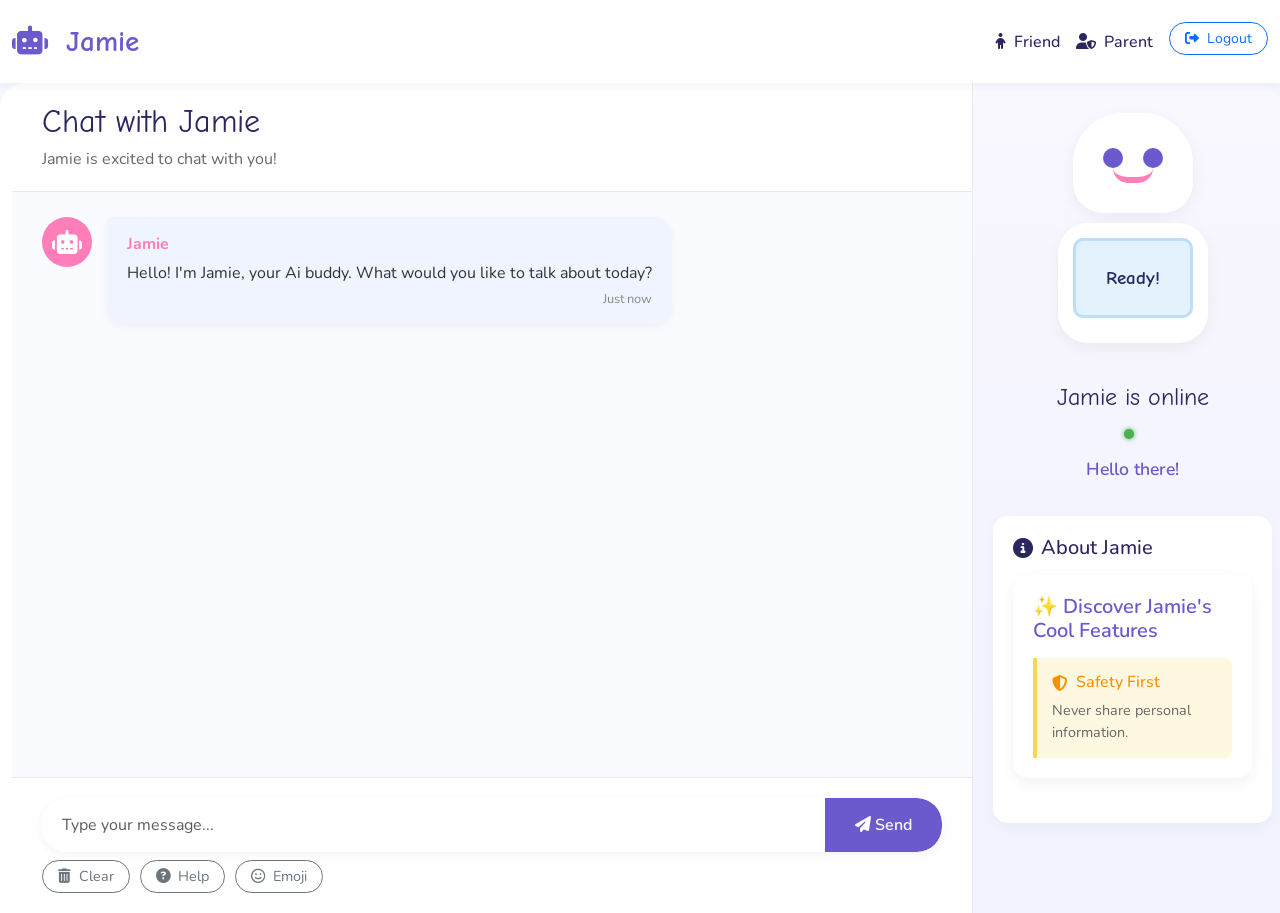
<file: templates/index.html>
<!DOCTYPE html>
<html lang="en">
<head>
    <!-- Meta -->
    <meta charset="UTF-8">
    <meta name="viewport" content="width=device-width, initial-scale=1.0">
    <title>Chat with Jamie</title>

    <!-- Bootstrap CSS -->
    <link href="https://cdn.jsdelivr.net/npm/bootstrap@5.3.0-alpha1/dist/css/bootstrap.min.css" rel="stylesheet">

    <!-- Font Awesome -->
    <link rel="stylesheet" href="https://cdnjs.cloudflare.com/ajax/libs/font-awesome/6.4.0/css/all.min.css">

    <!-- Google Fonts -->
    <link href="https://fonts.googleapis.com/css2?family=Comic+Neue:wght@400;700&family=Nunito:wght@400;700&display=swap" rel="stylesheet">

    <!-- Custom CSS -->
    <link rel="stylesheet" href="../static/chat.css">
</head>

<body>

<!-- ================= NAVBAR ================= -->
<nav class="navbar navbar-expand-lg navbar-light">
    <div class="container-fluid">
        <a class="navbar-brand comic-font" href="#">
            <i class="fas fa-robot me-2"></i> Jamie
        </a>

        <button class="navbar-toggler" type="button" data-bs-toggle="collapse" data-bs-target="#navbarNav">
            <span class="navbar-toggler-icon"></span>
        </button>

        <div class="collapse navbar-collapse" id="navbarNav">
            <ul class="navbar-nav ms-auto">

                <li class="nav-item">
                    <a class="nav-link" href="#" id="childNameDisplay">
                        <i class="fas fa-child me-1"></i>
                        <span id="childName">Friend</span>
                    </a>
                </li>

                <li class="nav-item">
                    <a class="nav-link" href="#" id="parentEmailDisplay">
                        <i class="fas fa-user-shield me-1"></i> Parent
                    </a>
                </li>

                <li class="nav-item">
                    <button class="btn btn-outline-primary btn-sm ms-2" id="logoutBtn">
                        <i class="fas fa-sign-out-alt me-1"></i> Logout
                    </button>
                </li>

            </ul>
        </div>
    </div>
</nav>

<!-- ================= MAIN CONTAINER ================= -->
<div class="container-fluid main-chat-container">
    <div class="row g-0">

        <!-- ===== CHAT AREA (LEFT) ===== -->
        <div class="col-lg-9 chat-area">

            <div class="chat-header">
                <h2 class="comic-font">Chat with Jamie</h2>
                <p>Jamie is excited to chat with you!</p>
            </div>

            <!-- Messages -->
            <div class="chat-messages" id="chatMessages">
                <div class="message jamie-message">
                    <div class="message-avatar">
                        <i class="fas fa-robot"></i>
                    </div>
                    <div class="message-content">
                        <div class="message-sender">Jamie</div>
                        <div class="message-text">
                            Hello! I'm Jamie, your Ai buddy. What would you like to talk about today?
                        </div>
                        <div class="message-time">Just now</div>
                    </div>
                </div>
            </div>

            <!-- Input -->
            <div class="chat-input-area">
                <div class="input-group">
                    <input type="text" class="form-control" id="messageInput"
                           placeholder="Type your message..." autocomplete="off">
                    <button class="btn btn-primary" id="sendMessageBtn">
                        <i class="fas fa-paper-plane"></i> Send
                    </button>
                </div>

                <div class="chat-actions mt-2">
                    <button class="btn btn-sm btn-outline-secondary" id="clearChatBtn">
                        <i class="fas fa-trash-alt me-1"></i> Clear
                    </button>
                    <button class="btn btn-sm btn-outline-secondary" id="helpBtn">
                        <i class="fas fa-question-circle me-1"></i> Help
                    </button>
                    <button class="btn btn-sm btn-outline-secondary" id="emojiBtn">
                        <i class="far fa-smile me-1"></i> Emoji
                    </button>
                </div>
            </div>
        </div>

        <!-- ===== JAMIE SIDEBAR (RIGHT) ===== -->
        <div class="col-lg-3 d-none d-lg-block sidebar">

            <div class="robot-container">
                <div class="chat-robot">
                    <div class="chat-robot-head">
                        <div class="chat-robot-face">
                            <div class="chat-robot-eye left-eye"></div>
                            <div class="chat-robot-eye right-eye"></div>
                            <div class="chat-robot-smile"></div>
                        </div>
                    </div>

                    <div class="chat-robot-body">
                        <div class="chat-robot-screen">
                            <div class="chat-screen-text">Ready!</div>
                        </div>
                    </div>
                </div>

                <div class="robot-status">
                    <h4 class="comic-font">Jamie is online</h4>
                    <div class="status-indicator online"></div>
                    <p class="robot-greeting" id="dynamicGreeting">Hello there!</p>
                </div>
            </div>

            <div class="chat-info">
                <h5><i class="fas fa-info-circle me-2"></i> About Jamie</h5>
                <div class="jamie-features">
    <h5>✨ Discover Jamie's Cool Features</h5>
    <div class="features-content"></div>
                <div class="safety-reminder">
                    <h6><i class="fas fa-shield-alt me-2"></i> Safety First</h6>
                    <p>Never share personal information.</p>
                </div>
            </div>
        </div>
    </div>
</div>

<!-- ================= EMOJI PICKER (STAR REMOVED) ================= -->
<div class="emoji-picker" id="emojiPicker">
    <div class="emoji-picker-header">
        <h6>Select Emoji</h6>
        <button class="btn-close btn-close-sm" id="closeEmojiPicker"></button>
    </div>

    <div class="emoji-list">
        <span class="emoji">😊</span>
        <span class="emoji">😂</span>
        <span class="emoji">😍</span>
        <span class="emoji">🤔</span>
        <span class="emoji">😎</span>
        <span class="emoji">🤖</span>
        <span class="emoji">👍</span>
        <span class="emoji">👋</span>
        <span class="emoji">🎉</span>
        <span class="emoji">❤️</span>
    </div>
</div>


<!-- ================= SCRIPTS ================= -->
<script src="https://cdn.jsdelivr.net/npm/bootstrap@5.3.0-alpha1/dist/js/bootstrap.bundle.min.js"></script>
<script src="../static/chat.js"></script>

<!-- ================= PIANO POPUP ================= -->
<div id="pianoPopup" style="display:none; position:fixed; top:50%; left:50%;
transform:translate(-50%, -50%);
width:800px; height:400px;
background: linear-gradient(145deg,#fff,#d0e6ff);
border-radius:25px;
box-shadow: 0 15px 40px rgba(0,0,0,0.25);
padding:20px;
z-index:1000;
font-family:'Comic Neue', sans-serif;">

    <h2 style="font-weight:bold;">🎹 Play the Piano 🎹</h2>

    <div id="pianoKeys" style="display:flex; justify-content:center; margin-top:30px;">
        <div class="key white" data-note="C">C</div>
        <div class="key white" data-note="D">D</div>
        <div class="key white" data-note="E">E</div>
        <div class="key white" data-note="F">F</div>
        <div class="key white" data-note="G">G</div>
        <div class="key white" data-note="A">Sp</div>
        <div class="key white" data-note="B">Sp</div>
    </div>

    <button onclick="closePianoPopup()"
        style="margin-top:30px; padding:10px 25px;
        font-size:18px; font-weight:bold;
        color:white; background: linear-gradient(135deg,#4facfe,#00f2fe);
        border:none; border-radius:12px; cursor:pointer;">
        Close
    </button>
</div>


<!-- ================= APPLE COUNTING POPUP ================= -->
<div id="applePopup" style="display:none; position:fixed; top:50%; left:50%; transform:translate(-50%, -50%);
background: linear-gradient(to bottom, #fffae3, #c6f1ff); border-radius:20px; box-shadow: 0 10px 30px rgba(0,0,0,0.3);
padding:20px; text-align:center; z-index:1000; width:500px; height:520px; overflow:hidden; font-family: 'Comic Neue', sans-serif;">
    <h3 style="font-size:24px;">🍎 Counting Apples 🍎</h3>
    <div id="appleArea" style="position:relative; width:100%; height:350px; margin-top:10px;"></div>
    <div id="appleResult" style="margin-top:15px; font-size:22px; font-weight:bold; text-align:center; opacity:0; transition: all 1s ease;"></div>
    <button class="btn btn-primary mt-3" style="position:relative; z-index:10;" onclick="closePopup()">Close</button>
</div>

<!-- Alphabet Popup -->
<div id="alphabetPopup" style="display:none; position:fixed; top:50%; left:50%; transform:translate(-50%, -50%);
width:650px; height:500px; background: linear-gradient(145deg,#fef9f3,#d0e6ff);
border-radius:25px; box-shadow: 0 15px 40px rgba(0,0,0,0.25); padding:20px; text-align:center; z-index:1000;
font-family:'Comic Neue', sans-serif;">
    <h2 style="font-weight:bold; font-size:26px; color:#333;">🔤 Alphabet A-Z 🔤</h2>
    <div id="alphabetArea" style="display:grid; grid-template-columns: repeat(7, 70px); gap:15px; justify-content:center; margin-top:25px;"></div>
    <button onclick="closeAlphabetPopup()" style="
        margin-top:25px; padding:10px 25px; font-size:18px; font-weight:bold;
        color:white; background: linear-gradient(135deg,#4facfe,#00f2fe);
        border:none; border-radius:12px; cursor:pointer; box-shadow: 0 5px 15px rgba(0,0,0,0.2);
        transition: all 0.3s ease;">Close</button>
</div>



<!-- Light background music for popup -->
<audio id="appleSong" src="https://www.orangefreesounds.com/wp-content/uploads/2021/07/Uplifting-instrumental-music.mp3" loop></audio>


<!-- ================= APPLE COUNTING POPUP ================= -->
<div id="applePopup" style="display:none; position:fixed; top:50%; left:50%; transform:translate(-50%, -50%);
background: linear-gradient(to bottom, #fffae3, #c6f1ff); border-radius:20px; box-shadow: 0 10px 30px rgba(0,0,0,0.3);
padding:20px; text-align:center; z-index:1000; width:500px; height:520px; overflow:hidden; font-family: 'Comic Neue', sans-serif;">
    <h3 style="font-size:24px;">🍎 Counting Apples 🍎</h3>
    <div id="appleArea" style="position:relative; width:100%; height:350px; margin-top:10px;"></div>
    <div id="appleResult" style="margin-top:15px; font-size:22px; font-weight:bold; text-align:center; opacity:0; transition: all 1s ease;"></div>
    <button class="btn btn-primary mt-3" style="position:relative; z-index:10;" onclick="closePopup()">Close</button>
</div>

<audio id="abcMusic" loop controls>
    <source src="/static/audio/abc-song.mp3" type="audio/mpeg">
    Your browser does not support the audio element.
</audio>


<!-- Counting 1-50 Popup -->
<div id="numberPopup" style="display:none; position:fixed; top:50%; left:50%; transform:translate(-50%, -50%);
width:880px; height:550px; background: linear-gradient(145deg,#fff8e1,#c0e6ff);
border-radius:25px; box-shadow: 0 15px 40px rgba(0,0,0,0.25); padding:20px; text-align:center; z-index:1000;
font-family:'Comic Neue', sans-serif;">
    <h2 style="font-weight:bold; font-size:26px; color:#333;">🔢 Counting 1 to 50 🔢</h2>
    <div id="numberArea" style="display:grid; grid-template-columns: repeat(10, 75px); gap:12px; justify-content:center; margin-top:25px;"></div>
    <button onclick="closeNumberPopup()" style="
        margin-top:25px; padding:10px 25px; font-size:18px; font-weight:bold;
        color:white; background: linear-gradient(135deg,#4facfe,#00f2fe);
        border:none; border-radius:12px; cursor:pointer; box-shadow: 0 5px 15px rgba(0,0,0,0.2);
        transition: all 0.3s ease;">Close</button>
</div>

<audio id="numberMusic" loop controls>
    <source src="/static/audio/One To Fifty Number Song.mp3" type="audio/mpeg">
    Your browser does not support the audio element.
</audio>

<!-- Table Popup -->
<div id="tablePopup" style="display:none; position:fixed; top:50%; left:50%; transform:translate(-50%, -50%);
width:600px; height:520px; background: linear-gradient(145deg,#e6fff5,#d0e6ff);
border-radius:25px; box-shadow: 0 15px 40px rgba(0,0,0,0.25); padding:20px; text-align:center; z-index:1000;
font-family:'Comic Neue', sans-serif;">
    <h2 id="tableTitle" style="font-weight:bold; font-size:26px;">📊 Table 📊</h2>

    <div id="tableArea" style="display:grid; grid-template-columns: repeat(3, 150px);
gap:15px; justify-content:center; margin-top:25px;"></div>

    <button onclick="closeTablePopup()" style="
        margin-top:25px; padding:10px 25px; font-size:18px; font-weight:bold;
        color:white; background: linear-gradient(135deg,#4facfe,#00f2fe);
        border:none; border-radius:12px; cursor:pointer;">Close</button>
</div>

<audio id="tableMusic" loop>
    <source src="/static/audio/table-song.mp3" type="audio/mpeg">
    Your browser does not support the audio element.
</audio>



<script>
    // ------------------------------Addition------------------------------
const appleSong = document.getElementById('appleSong');
appleSong.volume = 0.2; // halki background music

function showApplePopup(first, second){
    const popup = document.getElementById('applePopup');
    const appleArea = document.getElementById('appleArea');
    const appleResult = document.getElementById('appleResult');
    popup.style.display = 'block';
    appleArea.innerHTML = '';
    appleResult.innerHTML = '';
    appleResult.style.opacity = 0;

    // Play music
    appleSong.currentTime = 0;
    appleSong.play();

    let total = first + second;
    let apples = [];

    for(let i=0;i<total;i++){
        const apple = document.createElement('div');
        apple.innerText = '🍎';
        apple.style.position = 'absolute';
        apple.style.fontSize = '40px';
        apple.style.top = '0px';
        apple.style.left = `${Math.random() * (appleArea.offsetWidth - 40)}px`;
        apple.style.transition = 'top 0.3s ease';
        appleArea.appendChild(apple);
        apples.push({el: apple, vy: 0});
    }

    const farmer = document.createElement('div');
    farmer.innerText = '👨‍🌾';
    farmer.style.position = 'absolute';
    farmer.style.bottom = '10px';
    farmer.style.left = '0px';
    farmer.style.fontSize = '50px';
    farmer.style.transition = 'left 0.2s linear, transform 0.2s';
    appleArea.appendChild(farmer);

    function fall(){
        let allOnGround = true;
        apples.forEach(appleObj => {
            let apple = appleObj.el;
            let top = parseFloat(apple.style.top);
            if(top < 250){
                appleObj.vy += 0.25; 
                appleObj.vy *= 0.98;
                apple.style.top = Math.min(top + appleObj.vy, 250) + 'px';
                if(parseFloat(apple.style.top) < 250) allOnGround = false;
            }
        });

        if(!allOnGround){
            requestAnimationFrame(fall);
        } else {
            setTimeout(collectApples, 1000);
        }
    }

    let collected = 0;
    function collectApples(){
        if(collected < apples.length){
            let targetApple = apples[collected].el;
            let appleX = targetApple.offsetLeft;
            const farmerStep = () => {
                let farmerPos = parseFloat(farmer.style.left);
                if(Math.abs(farmerPos - appleX) > 1){
                    let direction = farmerPos < appleX ? 1 : -1;
                    farmer.style.left = (farmerPos + direction*2) + 'px';
                    requestAnimationFrame(farmerStep);
                } else {
                    farmer.style.transform = 'translateY(-15px)';
                    setTimeout(()=>{ farmer.style.transform = 'translateY(0)'; }, 300);
                    targetApple.remove();
                    collected++;
                    setTimeout(collectApples, 300); 
                }
            }
            farmerStep();
        } else {
            const farmerWalkOff = () => {
                let pos = parseFloat(farmer.style.left);
                if(pos < appleArea.offsetWidth - 50){
                    farmer.style.left = (pos + 3) + 'px'; 
                    requestAnimationFrame(farmerWalkOff);
                } else {
                    appleResult.innerHTML = `🎉 Wow! ${first} + ${second} = ${total} 🍎`;
                    appleResult.style.opacity = 1;

                    // Auto-close popup after 5s
                    setTimeout(() => {
                        closePopup();
                    }, 5000);
                }
            }
            farmerWalkOff();
        }
    }

    fall();
}

function closePopup(){
    const popup = document.getElementById('applePopup');
    popup.style.display = 'none';
    appleSong.pause();  // stop music
}

// Enter key listener
document.getElementById('messageInput').addEventListener('keypress', function(e){
    if(e.key === 'Enter'){
        e.preventDefault();
        checkForAddition(this.value);
    }
});

// Send button listener
document.getElementById('sendMessageBtn').addEventListener('click', function(){
    let input = document.getElementById('messageInput');
    checkForAddition(input.value);
});

function checkForAddition(val){
    let match = val.trim().match(/^(\d+)\s*\+\s*(\d+)$/);
    if(match){
        let first = parseInt(match[1]);
        let second = parseInt(match[2]);

        // Jamie chat message before popup
        const chatMessages = document.getElementById('chatMessages');
        const jamieMsg = document.createElement('div');
        jamieMsg.classList.add('message', 'jamie-message');
        jamieMsg.innerHTML = `
            <div class="message-avatar"><i class="fas fa-robot"></i></div>
            <div class="message-content">
                <div class="message-sender">Jamie</div>
                <div class="message-text">Hmm! ${first} apple + ${second} apple = ? 🍎 Let's see!</div>
                <div class="message-time">Just now</div>
            </div>
        `;
        chatMessages.appendChild(jamieMsg);
        chatMessages.scrollTop = chatMessages.scrollHeight;

        setTimeout(()=> showApplePopup(first, second), 1000); // Delay for Jamie message
        return true;
    }
    return false;
}



// ________________________Alphabets____________________________

function getRandomColor() {
    const colors = ['#FFB6C1','#87CEFA','#FFD700','#90EE90','#FFA07A','#BA55D3','#40E0D0'];
    return colors[Math.floor(Math.random() * colors.length)];
}

function showAlphabetPopup() {
    const popup = document.getElementById('alphabetPopup');
    const area = document.getElementById('alphabetArea');
    popup.style.display = 'block';
    area.innerHTML = ''; // clear previous

    // Play background music
    const music = document.getElementById('abcMusic');
    music.currentTime = 0; // start from beginning
    music.play().catch(err => {
        console.log("Music play failed:", err);
    });

    let letters = "ABCDEFGHIJKLMNOPQRSTUVWXYZ".split('');

    letters.forEach(letter => {
        const box = document.createElement('div');
        box.innerText = letter;
        box.style.width = '60px';
        box.style.height = '60px';
        box.style.background = getRandomColor();
        box.style.borderRadius = '12px';
        box.style.display = 'flex';
        box.style.alignItems = 'center';
        box.style.justifyContent = 'center';
        box.style.fontWeight = 'bold';
        box.style.fontSize = '22px';
        box.style.color = '#333';
        box.style.cursor = 'pointer';
        box.style.transition = 'transform 0.3s ease, box-shadow 0.3s ease';
        box.style.boxShadow = '0 5px 15px rgba(0,0,0,0.2)';

        // Hover effect
        box.addEventListener('mouseenter', () => {
            box.style.transform = 'scale(1.3)';
            box.style.boxShadow = '0 10px 25px rgba(0,0,0,0.3)';
        });
        box.addEventListener('mouseleave', () => {
            box.style.transform = 'scale(1)';
            box.style.boxShadow = '0 5px 15px rgba(0,0,0,0.2)';
        });

        area.appendChild(box);
    });

    //  Auto hover AFTER letters are in DOM
    autoHoverLetters();

    // Jamie's message
    const jamieReply = "Wow! Look at all the letters! Let's learn them!";
    addMessage(jamieReply, "jamie", "Jamie");

    // Voice
    let voices = window.speechSynthesis.getVoices();
    if(!voices.length) {
        window.speechSynthesis.onvoiceschanged = () => {
            voices = window.speechSynthesis.getVoices();
            speakJamie(jamieReply, voices);
        }
    } else {
        speakJamie(jamieReply, voices);
    }
}


function speakJamie(text, voices) {
    const utterance = new SpeechSynthesisUtterance(text);
    const selectedVoice = voices.find(v => v.lang === 'en-US') || voices[0];
    utterance.voice = selectedVoice;
    utterance.pitch = 1.5;
    utterance.rate = 0.9;
    window.speechSynthesis.cancel();
    window.speechSynthesis.speak(utterance);
}

// Close Alphabet Popup
function closeAlphabetPopup() {
    const popup = document.getElementById('alphabetPopup');
    popup.style.display = 'none';
}

// Optional: Trigger popup via input
document.getElementById('messageInput').addEventListener('keypress', function(e) {
    if(e.key === 'Enter'){
        e.preventDefault();
        const text = this.value.trim().toLowerCase();
        if(text === 'abc' || text === 'abcd' || text === 'alphabet' || text === 'alphabets') {
            showAlphabetPopup();
            this.value = '';
        } else {
            sendMessage();
        }
    }
});

function autoHoverLetters() {
    const area = document.getElementById('alphabetArea');
    const boxes = area.children;
    let i = 0;

    function highlightNext() {
        if(i > 0) {
            // Previous letter ko normal state me le aao
            boxes[i-1].style.transform = 'scale(1)';
            boxes[i-1].style.boxShadow = '0 5px 15px rgba(0,0,0,0.2)';
        }
        if(i < boxes.length){
            // Current letter highlight
            boxes[i].style.transform = 'scale(1.3)';
            boxes[i].style.boxShadow = '0 10px 25px rgba(0,0,0,0.3)';

            i++;
            setTimeout(highlightNext, 700); // har letter pe 0.7s delay
        }
    }

    highlightNext();
}


function closeAlphabetPopup() {
    const popup = document.getElementById('alphabetPopup');
    popup.style.display = 'none';

    // Stop music
    const music = document.getElementById('abcMusic');
    music.pause();
    music.currentTime = 0;
}



// _____________________Counting____________________

// ===================== RANDOM COLOR HELPER =====================
function getRandomColor() {
    const colors = ['#FFB6C1','#87CEFA','#FFD700','#90EE90','#FFA07A','#BA55D3','#40E0D0','#FF69B4','#FF6347','#7B68EE'];
    return colors[Math.floor(Math.random() * colors.length)];
}

// ===================== JAMIE SPEAK =====================
function speakJamie(text){
    let voices = window.speechSynthesis.getVoices();
    if(!voices.length){
        window.speechSynthesis.onvoiceschanged = () => {
            voices = window.speechSynthesis.getVoices();
            speakJamieVoice(text, voices);
        }
    } else {
        speakJamieVoice(text, voices);
    }
}

function speakJamieVoice(text, voices){
    const utterance = new SpeechSynthesisUtterance(text);
    const selectedVoice = voices.find(v => v.lang==='en-US') || voices[0];
    utterance.voice = selectedVoice;
    utterance.pitch = 1.5;
    utterance.rate = 0.9;
    window.speechSynthesis.cancel();
    window.speechSynthesis.speak(utterance);
}

// ===================== SHOW NUMBER POPUP =====================
function showNumberPopup() {
    const popup = document.getElementById('numberPopup');
    const area = document.getElementById('numberArea');
    popup.style.display = 'block';
    area.innerHTML = ''; // clear previous numbers
    

    // Play background music
    const music = document.getElementById('numberMusic');
    music.currentTime = 0;
    music.volume = 0.2;
    music.play().catch(err => console.log(err));

    // Create numbers 1 to 50
    for(let i=1; i<=50; i++){
        const box = document.createElement('div');
        box.innerText = i;
        box.style.width = '55px';
        box.style.height = '55px';
        box.style.background = getRandomColor();
        box.style.borderRadius = '12px';
        box.style.display = 'flex';
        box.style.alignItems = 'center';
        box.style.justifyContent = 'center';
        box.style.fontWeight = 'bold';
        box.style.fontSize = '20px';
        box.style.color = '#333';
        box.style.cursor = 'pointer';
        box.style.transition = 'transform 0.3s ease, box-shadow 0.3s ease';

        // Hover effect
        box.addEventListener('mouseenter', () => {
            box.style.transform = 'scale(1.3)';
            box.style.boxShadow = '0 10px 25px rgba(0,0,0,0.3)';
        });

        
        box.addEventListener('mouseleave', () => {
            box.style.transform = 'scale(1)';
            box.style.boxShadow = '0 5px 15px rgba(0,0,0,0.2)';
        });

        // Click to hear number
        box.addEventListener('click', () => {
            speakJamie(`Number ${i}`);
        });

        area.appendChild(box);
    }

    autoHoverNumbers();

    // Jamie chat message
    addMessage("Yay! Let's count from 1 to 50! Click any number to hear it!", "jamie", "Jamie");
    addMessage(jamieReply, "jamie", "Jamie");
    speakJamie(jamieReply);

    
}

// ===================== CLOSE POPUP =====================
function closeNumberPopup() {
    const popup = document.getElementById('numberPopup');
    popup.style.display = 'none';

    // Stop music
    const music = document.getElementById('numberMusic');
    music.pause();
    music.currentTime = 0;
}

// ===================== INPUT LISTENER =====================
document.getElementById('messageInput').addEventListener('keypress', function(e){
    if(e.key === 'Enter'){
        e.preventDefault();
        const text = this.value.trim().toLowerCase();

        if(text === 'abc') {
            showAlphabetPopup();
        } else if(text === '123' || text === 'counting') {
            showNumberPopup();
        } else {
            sendMessage(); // normal chat
        }

        this.value = '';
    }
});

// ===================== OPTIONAL: SEND BUTTON =====================
document.getElementById('sendMessageBtn').addEventListener('click', function(){
    const input = document.getElementById('messageInput');
    const text = input.value.trim().toLowerCase();

    if(text === 'abc') {
        showAlphabetPopup();
    } else if(text === '123' || text === 'counting') {
        showNumberPopup();
    } else {
        sendMessage();
    }

    input.value = '';
});

function autoHoverNumbers() {
    const area = document.getElementById('numberArea');
    const boxes = area.children;
    let i = 0;

    function highlightNext() {
        if(i > 0) {
            // Previous number ko normal state me le aao
            boxes[i-1].style.transform = 'scale(1)';
            boxes[i-1].style.boxShadow = '0 5px 15px rgba(0,0,0,0.2)';
        }
        if(i < boxes.length){
            // Current number highlight
            boxes[i].style.transform = 'scale(1.3)';
            boxes[i].style.boxShadow = '0 10px 25px rgba(0,0,0,0.3)';

            i++;
            setTimeout(highlightNext, 700); // 0.7s delay per number
        }
    }

    highlightNext();
}




// ------------------ TABLE POPUP JS ------------------

// Random color helper
function getRandomColor() {
    const colors = ['#FFB6C1','#87CEFA','#FFD700','#90EE90','#FFA07A','#BA55D3','#40E0D0','#FF69B4','#FF6347','#7B68EE'];
    return colors[Math.floor(Math.random() * colors.length)];
}

// Speak Jamie helper (female voice)
function speakJamie(text){
    let voices = window.speechSynthesis.getVoices();
    if(!voices.length){
        window.speechSynthesis.onvoiceschanged = () => {
            voices = window.speechSynthesis.getVoices();
            speakJamieVoice(text, voices);
        }
    } else {
        speakJamieVoice(text, voices);
    }
}

function speakJamieVoice(text, voices){
    const utterance = new SpeechSynthesisUtterance(text);
    // Female voice preference
    const femaleVoice = voices.find(v => v.lang === 'en-US' && v.name.toLowerCase().includes('female')) 
                        || voices.find(v => v.lang === 'en-US') 
                        || voices[0];
    utterance.voice = femaleVoice;
    utterance.pitch = 1.2;
    utterance.rate = 0.9;
    window.speechSynthesis.cancel();
    window.speechSynthesis.speak(utterance);
}


// Show table popup
function showTablePopup(tableNum) {
    const popup = document.getElementById('tablePopup');
    const area = document.getElementById('tableArea');
    const title = document.getElementById('tableTitle');

    popup.style.display = 'block';
    area.innerHTML = '';
    title.innerText = `📊 Table of ${tableNum} 📊`;

    const music = document.getElementById('tableMusic');
    music.currentTime = 0;
    music.volume = 0.2;
    music.play().catch(err => console.log(err));


    // Show table in **columns (3 columns)** grid
    area.style.display = 'grid';
    area.style.gridTemplateColumns = 'repeat(3, 1fr)';
    area.style.gap = '15px';
    area.style.justifyItems = 'center';

    for(let i = 1; i <= 10; i++){
        const box = document.createElement('div');
        box.innerText = `${tableNum} × ${i} = ${tableNum * i}`;
        box.style.background = getRandomColor();
        box.style.borderRadius = '15px';
        box.style.padding = '15px';
        box.style.fontSize = '18px';
        box.style.fontWeight = 'bold';
        box.style.boxShadow = '0 8px 20px rgba(0,0,0,0.2)';
        box.style.cursor = 'pointer';
        box.style.transition = 'transform 0.3s ease, box-shadow 0.3s ease';
        box.style.textAlign = 'center';
        box.style.width = '100%';

        // Hover effect
        box.addEventListener('mouseenter', () => {
            box.style.transform = 'scale(1.2)';
            box.style.boxShadow = '0 12px 25px rgba(0,0,0,0.3)';
        });
        box.addEventListener('mouseleave', () => {
            box.style.transform = 'scale(1)';
            box.style.boxShadow = '0 8px 20px rgba(0,0,0,0.2)';
        });

        // Voice on click
        box.addEventListener('click', () => {
            speakJamie(`${tableNum} times ${i} equals ${tableNum * i}`);
        });

        area.appendChild(box);
    }

    addMessage(`Great! Here is the table of ${tableNum}. Click any box to hear it!`, "jamie", "Jamie");
    speakJamie(`Let's learn the table of ${tableNum}`);
}

// Close table popup
function closeTablePopup(){
    const popup = document.getElementById('tablePopup');
    popup.style.display = 'none';

    // Stop table music
    const music = document.getElementById('tableMusic');
    music.pause();
    music.currentTime = 0;
}


// Check user input for table (supports 2 x 1 = , 2 * 1 = , 2 X 1 =)
function checkForTable(text) {
    const match = text.match(/table of (\d+)/i);
    if(match) {
        showTablePopup(parseInt(match[1]));
        return true;
    }

    // Pattern: 2 x 1 = , 2 X 1 = , 2 * 1 =
    const tablePattern = text.match(/^(\d+)\s*[\*xX]\s*\d+\s*=?$/);
    if(tablePattern){
        showTablePopup(parseInt(tablePattern[1]));
        return true;
    }

    return false;
}

// Input handling
const input = document.getElementById('messageInput');
const sendBtn = document.getElementById('sendMessageBtn');

function handleInput(e){
    if(e.type === 'keypress' && e.key !== 'Enter') return;
    e.preventDefault();

    const text = input.value.trim().toLowerCase();
    if(!text) return;

    if(checkForTable(text)) {
        input.value = '';
        return;
    }

    // Add more commands like ABC, counting, addition...
    if(text === 'abc') showAlphabetPopup();
    else if(text === '123' || text === 'counting') showNumberPopup();
    else sendMessage(); // normal chat
    input.value = '';
}

input.addEventListener('keypress', handleInput);
sendBtn.addEventListener('click', handleInput);



// ================= PIANO POPUP =================
let activePianoNotes = []; // Track currently playing notes

function showPianoPopup(){
    document.getElementById("pianoPopup").style.display = "block";

    // Play background piano music
    let pianoMusic = document.getElementById("pianoMusic");
    if(!pianoMusic){
        pianoMusic = document.createElement('audio');
        pianoMusic.id = 'pianoMusic';
        pianoMusic.src = '/static/audio/piano-loop.mp3'; // set your loop audio
        pianoMusic.loop = true;
        document.body.appendChild(pianoMusic);
    }
    pianoMusic.currentTime = 0;
    pianoMusic.volume = 0.2;
    pianoMusic.play();

    // Jamie message (optional)
    if(typeof addMessage === "function"){
        addMessage("Yay! Let’s play piano 🎹 Click the keys!", "jamie", "Jamie");
    }

    // Voice (optional)
    if(window.speechSynthesis){
        speakJamie("Let's play piano");
    }
}

function closePianoPopup(){
    document.getElementById("pianoPopup").style.display = "none";

    // Stop background music
    const pianoMusic = document.getElementById("pianoMusic");
    if(pianoMusic){
        pianoMusic.pause();
        pianoMusic.currentTime = 0;
    }

    // Stop all active notes
    activePianoNotes.forEach(note => {
        note.pause();
        note.currentTime = 0;
    });
    activePianoNotes = [];
}

// ================= PLAY PIANO SOUND =================
document.querySelectorAll(".key").forEach(key => {
    key.addEventListener("click", () => {
        const note = key.dataset.note;
        const audio = new Audio(`/static/piano/${note}.mp3`);
        audio.volume = 0.6;
        audio.play();

        // Track the note
        activePianoNotes.push(audio);

        // Remove from array when note ends
        audio.addEventListener('ended', () => {
            activePianoNotes = activePianoNotes.filter(a => a !== audio);
        });
    });
});

// ================= COMMAND HANDLER =================
function checkForPiano(text){
    if(text === "piano" || text === "play piano"){
        showPianoPopup();
        return true;
    }
    return false;
}

function handleInput(e){
    if(e.type === 'keypress' && e.key !== 'Enter') return;
    e.preventDefault();

    const text = input.value.trim().toLowerCase();
    if(!text) return;

    // ✅ PIANO CHECK
    if(checkForPiano(text)) {
        input.value = '';
        return;
    }

    if(checkForTable(text)) {
        input.value = '';
        return;
    }

    if(text === 'abc') showAlphabetPopup();
    else if(text === '123' || text === 'counting') showNumberPopup();
    else sendMessage();

    input.value = '';
}


</script>
</body>
</html>
</file>
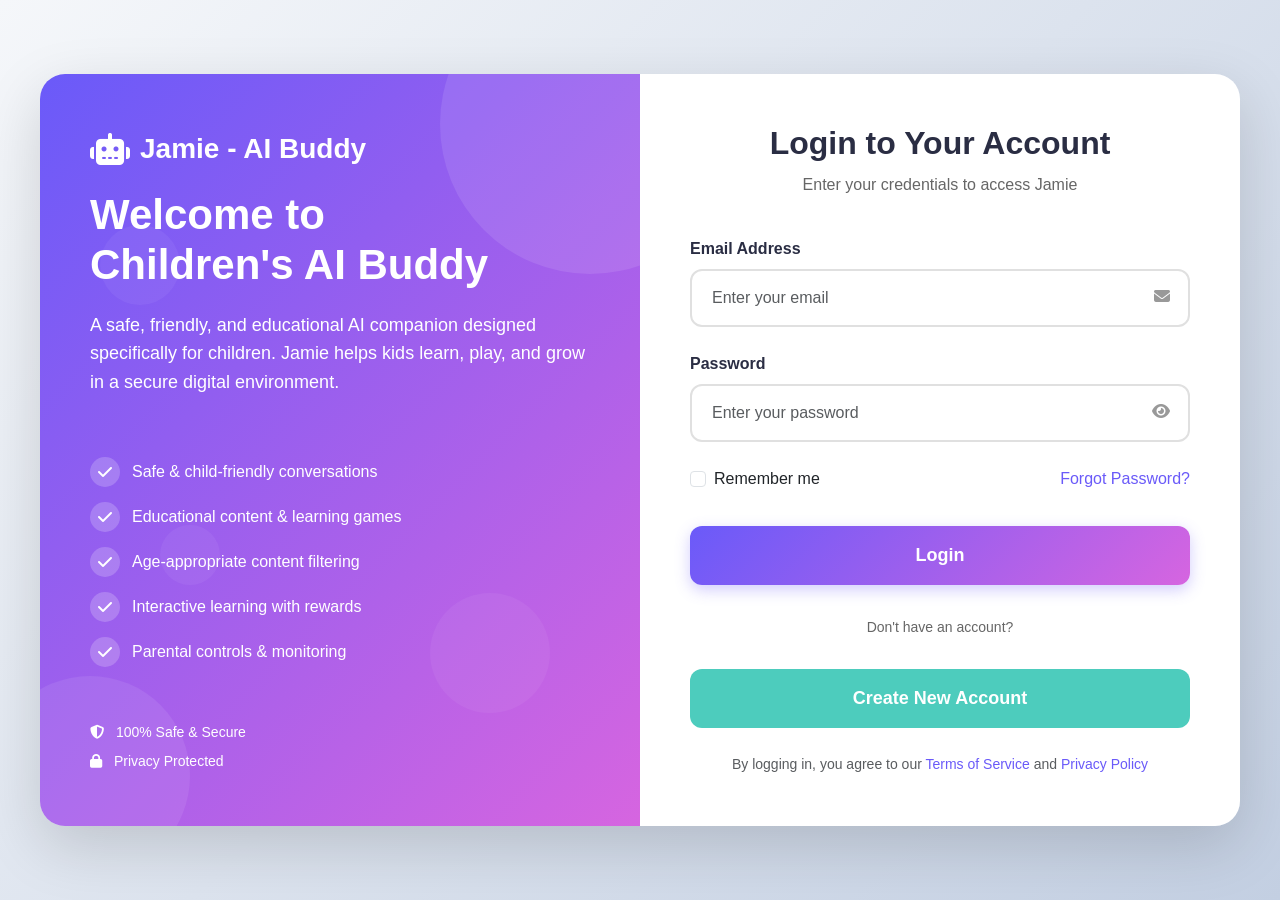
<file: templates/login.html>
<!DOCTYPE html>
<html lang="en">
<head>
    <meta charset="UTF-8">
    <meta name="viewport" content="width=device-width, initial-scale=1.0">
    <title>Jamie - Children's AI Buddy | Login</title>
    <!-- Bootstrap 5 CSS -->
    <link href="https://cdn.jsdelivr.net/npm/bootstrap@5.3.0-alpha1/dist/css/bootstrap.min.css" rel="stylesheet">
    <!-- Font Awesome -->
    <link rel="stylesheet" href="https://cdnjs.cloudflare.com/ajax/libs/font-awesome/6.4.0/css/all.min.css">
    <!-- Animate CSS -->
    <link rel="stylesheet" href="https://cdnjs.cloudflare.com/ajax/libs/animate.css/4.1.1/animate.min.css">
    <style>
        :root {
            --primary: #6a5af9;
            --secondary: #d665e0;
            --accent: #4dccbd;
            --light: #f8f9ff;
            --dark: #2a2d43;
            --success: #4ade80;
            --danger: #f87171;
        }
        
        * {
            margin: 0;
            padding: 0;
            box-sizing: border-box;
        }
        
        body {
            font-family: 'Segoe UI', Tahoma, Geneva, Verdana, sans-serif;
            background: linear-gradient(135deg, #f5f7fa 0%, #c3cfe2 100%);
            min-height: 100vh;
            display: flex;
            align-items: center;
            justify-content: center;
            padding: 20px;
        }
        
        .login-container {
            width: 100%;
            max-width: 1200px;
            border-radius: 25px;
            overflow: hidden;
            box-shadow: 0 20px 60px rgba(0, 0, 0, 0.15);
        }
        
        .login-left {
            background: linear-gradient(135deg, var(--primary) 0%, var(--secondary) 100%);
            color: white;
            padding: 50px;
            display: flex;
            flex-direction: column;
            justify-content: center;
            position: relative;
            overflow: hidden;
        }
        
        .login-left::before {
            content: "";
            position: absolute;
            width: 300px;
            height: 300px;
            border-radius: 50%;
            background: rgba(255, 255, 255, 0.1);
            top: -100px;
            right: -100px;
        }
        
        .login-left::after {
            content: "";
            position: absolute;
            width: 200px;
            height: 200px;
            border-radius: 50%;
            background: rgba(255, 255, 255, 0.08);
            bottom: -50px;
            left: -50px;
        }
        
        .brand-logo {
            font-size: 28px;
            font-weight: 800;
            margin-bottom: 20px;
            display: flex;
            align-items: center;
        }
        
        .brand-logo i {
            margin-right: 10px;
            font-size: 32px;
        }
        
        .welcome-title {
            font-size: 42px;
            font-weight: 800;
            line-height: 1.2;
            margin-bottom: 20px;
        }
        
        .welcome-subtitle {
            font-size: 18px;
            opacity: 0.9;
            margin-bottom: 30px;
            line-height: 1.6;
        }
        
        .features-list {
            list-style: none;
            padding-left: 0;
            margin-top: 30px;
        }
        
        .features-list li {
            margin-bottom: 15px;
            display: flex;
            align-items: center;
        }
        
        .features-list i {
            background: rgba(255, 255, 255, 0.2);
            width: 30px;
            height: 30px;
            border-radius: 50%;
            display: flex;
            align-items: center;
            justify-content: center;
            margin-right: 12px;
        }
        
        .login-right {
            background-color: white;
            padding: 50px;
        }
        
        .login-header {
            text-align: center;
            margin-bottom: 40px;
        }
        
        .login-header h2 {
            color: var(--dark);
            font-weight: 700;
            margin-bottom: 10px;
        }
        
        .login-header p {
            color: #666;
        }
        
        .form-group {
            margin-bottom: 25px;
            position: relative;
        }
        
        .form-label {
            font-weight: 600;
            color: var(--dark);
            margin-bottom: 8px;
        }
        
        .form-control {
            padding: 15px 20px;
            border-radius: 12px;
            border: 2px solid #e0e0e0;
            font-size: 16px;
            transition: all 0.3s;
        }
        
        .form-control:focus {
            border-color: var(--primary);
            box-shadow: 0 0 0 3px rgba(106, 90, 249, 0.2);
        }
        
        .input-icon {
            position: absolute;
            right: 20px;
            top: 1rem;
            color: #999;
        }
        
        .btn-login {
            background: linear-gradient(135deg, var(--primary) 0%, var(--secondary) 100%);
            color: white;
            border: none;
            padding: 16px;
            font-size: 18px;
            font-weight: 600;
            border-radius: 12px;
            width: 100%;
            margin-top: 10px;
            transition: all 0.3s;
            box-shadow: 0 5px 15px rgba(106, 90, 249, 0.3);
        }
        
        .btn-login:hover {
            transform: translateY(-3px);
            box-shadow: 0 8px 20px rgba(106, 90, 249, 0.4);
        }
        
        .divider {
            text-align: center;
            margin: 30px 0;
            position: relative;
        }
        
        
        .divider span {
            background: white;
            padding: 0 15px;
            color: #666;
            font-size: 14px;
        }
        
        .btn-create-account {
            background-color: var(--accent);
            color: white;
            border: none;
            padding: 16px;
            font-size: 18px;
            font-weight: 600;
            border-radius: 12px;
            width: 100%;
            transition: all 0.3s;
        }
        
        .btn-create-account:hover {
            background-color: #3dbba9;
            transform: translateY(-3px);
            box-shadow: 0 8px 20px rgba(77, 204, 189, 0.3);
        }
        
        .password-toggle {
            position: absolute;
            right: 20px;
            top: 1rem;
            cursor: pointer;
            color: #999;
            z-index: 10;
        }
        
        .floating-shapes {
            position: absolute;
            width: 100%;
            height: 100%;
            top: 0;
            left: 0;
            pointer-events: none;
            overflow: hidden;
            z-index: 1;
        }
        
        .shape {
            position: absolute;
            border-radius: 50%;
            background: rgba(255, 255, 255, 0.05);
        }
        
        .shape-1 {
            width: 80px;
            height: 80px;
            top: 20%;
            left: 10%;
        }
        
        .shape-2 {
            width: 120px;
            height: 120px;
            bottom: 15%;
            right: 15%;
        }
        
        .shape-3 {
            width: 60px;
            height: 60px;
            top: 60%;
            left: 20%;
        }
        
        .alert-message {
            display: none;
            padding: 15px;
            border-radius: 10px;
            margin-bottom: 20px;
            font-weight: 500;
        }
        
        .alert-success {
            background-color: rgba(74, 222, 128, 0.1);
            color: #16a34a;
            border-left: 4px solid #16a34a;
        }
        
        .alert-danger {
            background-color: rgba(239, 68, 68, 0.1);
            color: #dc2626;
            border-left: 4px solid #dc2626;
        }
        
        .alert-warning {
            background-color: rgba(251, 191, 36, 0.1);
            color: #d97706;
            border-left: 4px solid #d97706;
        }
        
        .password-strength {
            height: 5px;
            margin-top: 8px;
            border-radius: 3px;
            background: #e0e0e0;
            overflow: hidden;
        }
        
        .strength-meter {
            height: 100%;
            width: 0%;
            border-radius: 3px;
            transition: all 0.3s;
        }
        
        .weak { background-color: var(--danger); width: 33%; }
        .medium { background-color: #fbbf24; width: 66%; }
        .strong { background-color: var(--success); width: 100%; }
        
        .password-requirements {
            font-size: 12px;
            color: #666;
            margin-top: 5px;
        }
        
        .requirement {
            display: flex;
            align-items: center;
            margin-bottom: 3px;
        }
        
        .requirement i {
            font-size: 10px;
            margin-right: 5px;
        }
        
        .requirement.met {
            color: var(--success);
        }
        
        .requirement.unmet {
            color: #999;
        }
        
        /* Animation classes */
        .animate-fade-in {
            animation: fadeIn 0.8s ease forwards;
        }
        
        @keyframes fadeIn {
            from { opacity: 0; transform: translateY(20px); }
            to { opacity: 1; transform: translateY(0); }
        }
        
        /* Responsive adjustments */
        @media (max-width: 992px) {
            .login-left {
                padding: 40px 30px;
            }
            
            .login-right {
                padding: 40px 30px;
            }
            
            .welcome-title {
                font-size: 36px;
            }
        }
        
        @media (max-width: 768px) {
            .login-container {
                flex-direction: column;
            }
            
            .login-left {
                padding: 40px 30px;
                text-align: center;
            }
            
            .welcome-title {
                font-size: 32px;
            }
            
            .features-list {
                text-align: left;
            }
        }
        
        @media (max-width: 576px) {
            body {
                padding: 10px;
            }
            
            .login-left, .login-right {
                padding: 30px 20px;
            }
            
            .welcome-title {
                font-size: 28px;
            }
            
            .brand-logo {
                font-size: 24px;
            }
        }
    </style>
</head>
<body>
    <div class="login-container d-flex animate__animated animate__fadeIn">
        <!-- Left Side: Branding and Info -->
        <div class="login-left col-md-6 col-12">
            <div class="floating-shapes">
                <div class="shape shape-1"></div>
                <div class="shape shape-2"></div>
                <div class="shape shape-3"></div>
            </div>
            
            <div class="brand-logo animate-fade-in">
                <i class="fas fa-robot"></i> Jamie - AI Buddy
            </div>
            
            <h1 class="welcome-title animate-fade-in" style="animation-delay: 0.1s">
                Welcome to <br>Children's AI Buddy
            </h1>
            
            <p class="welcome-subtitle animate-fade-in" style="animation-delay: 0.2s">
                A safe, friendly, and educational AI companion designed specifically for children. Jamie helps kids learn, play, and grow in a secure digital environment.
            </p>
            
            <ul class="features-list animate-fade-in" style="animation-delay: 0.3s">
                <li><i class="fas fa-check"></i> Safe & child-friendly conversations</li>
                <li><i class="fas fa-check"></i> Educational content & learning games</li>
                <li><i class="fas fa-check"></i> Age-appropriate content filtering</li>
                <li><i class="fas fa-check"></i> Interactive learning with rewards</li>
                <li><i class="fas fa-check"></i> Parental controls & monitoring</li>
            </ul>
            
            <div class="mt-4 animate-fade-in" style="animation-delay: 0.4s">
                <small class="d-block"><i class="fas fa-shield-alt me-2"></i> 100% Safe & Secure</small>
                <small class="d-block mt-2"><i class="fas fa-lock me-2"></i> Privacy Protected</small>
            </div>
        </div>
        
        <!-- Right Side: Login Form -->
        <div class="login-right col-md-6 col-12">
            <!-- Login Form (Visible by Default) -->
            <div id="loginSection">
                <div class="login-header">
                    <h2>Login to Your Account</h2>
                    <p>Enter your credentials to access Jamie</p>
                </div>
                
                <!-- Alert Messages -->
                <div id="successAlert" class="alert-message alert-success">
                    <i class="fas fa-check-circle me-2"></i> Account created successfully! Please login.
                </div>
                
                <div id="errorAlert" class="alert-message alert-danger">
                    <i class="fas fa-exclamation-circle me-2"></i> Invalid email or password. Please try again.
                </div>
                
                <!-- Login Form -->
                <form id="loginForm" method="POST" action="/">
                    <div class="form-group">
                        <label for="email" class="form-label">Email Address</label>
                        <div class="position-relative">
                            <input type="email" class="form-control" id="email" name="email" placeholder="Enter your email" required>
                            <div class="input-icon">
                                <i class="fas fa-envelope"></i>
                            </div>
                        </div>
                        <div class="invalid-feedback" id="emailError">Please enter a valid email address.</div>
                    </div>
                    
                    <div class="form-group">
                        <label for="password" class="form-label">Password</label>
                        <div class="position-relative">
                            <input type="password" class="form-control" id="password" name="password" placeholder="Enter your password" required>
                            <span class="password-toggle" id="togglePassword">
                                <i class="fas fa-eye"></i>
                            </span>
                        </div>
                        <div class="invalid-feedback" id="passwordError">Password must be at least 6 characters.</div>
                    </div>
                    
                    <div class="form-group form-check d-flex justify-content-between align-items-center">
                        <div>
                            <input type="checkbox" class="form-check-input" id="rememberMe">
                            <label class="form-check-label" for="rememberMe">Remember me</label>
                        </div>
                        <a href="#" class="text-decoration-none" style="color: var(--primary);">Forgot Password?</a>
                    </div>
                    
                    <button type="submit" class="btn btn-login" id="loginButton">
                        <span id="loginText">Login</span>
                        <span id="loginSpinner" class="spinner-border spinner-border-sm d-none" role="status" aria-hidden="true"></span>
                    </button>
                </form>
                
                <div class="divider">
                    <span>Don't have an account?</span>
                </div>
                
                <button type="button" class="btn btn-create-account" id="showCreateAccount">
                    Create New Account
                </button>
                
                <div class="text-center mt-4">
                    <small class="text-muted">By logging in, you agree to our <a href="#" class="text-decoration-none" style="color: var(--primary);">Terms of Service</a> and <a href="#" class="text-decoration-none" style="color: var(--primary);">Privacy Policy</a></small>
                </div>
            </div>
            
            <!-- Create Account Form (Hidden by Default) -->
            <div id="createAccountSection" style="display: none;">
                <div class="login-header">
                    <h2>Create Your Account</h2>
                    <p>Join Jamie's learning community</p>
                </div>
                
                <div id="warningAlert" class="alert-message alert-warning">
                    <i class="fas fa-exclamation-triangle me-2"></i> <span id="warningText"></span>
                </div>
                
                <form id="registerForm" action="/create_account" method="POST">
                    <div class="form-group">
                        <label for="regName" class="form-label">Parent Name *</label>
                        <input type="text" class="form-control" id="regName" name="name" placeholder="Enter your full name" required>
                        <div class="invalid-feedback" id="nameError">Please enter your name (at least 2 characters).</div>
                    </div>
                    
                    <div class="form-group">
                        <label for="regEmail" class="form-label">Email Address *</label>
                        <input type="email" class="form-control" id="regEmail" name="email" placeholder="Enter your email" required>
                        <div class="invalid-feedback" id="regEmailError">Please enter a valid email address.</div>
                        <small class="text-muted">This will be your login username</small>
                    </div>
                    
                    <div class="form-group">
                        <label for="regPassword" class="form-label">Password *</label>
                        <div class="position-relative">
                            <input type="password" class="form-control" id="regPassword" name="password" placeholder="Create a password (min. 6 characters)" required>
                            <span class="password-toggle" id="toggleRegPassword">
                                <i class="fas fa-eye"></i>
                            </span>
                        </div>
                        <div class="password-strength">
                            <div class="strength-meter" id="passwordStrength"></div>
                        </div>
                        <div class="password-requirements">
                            <div class="requirement" id="lengthReq">
                                <i class="fas fa-circle"></i> At least 6 characters
                            </div>
                            <div class="requirement" id="strengthReq">
                                <i class="fas fa-circle"></i> Medium or strong password
                            </div>
                        </div>
                        <div class="invalid-feedback" id="regPasswordError">Password must be at least 6 characters.</div>
                    </div>
                    
                    <div class="form-group">
                        <label for="confirmPassword" class="form-label">Confirm Password *</label>
                        <input type="password" class="form-control" id="confirmPassword" name="confirmPassword" placeholder="Confirm your password" required>
                        <div class="invalid-feedback" id="confirmPasswordError">Passwords do not match.</div>
                    </div>
                    
                    <div class="form-group">
                        <label for="childName" class="form-label">Child's Name</label>
                        <input type="text" class="form-control" id="childName" name="childName" placeholder="Enter your child's name" required>
                        <small class="text-muted">We'll personalize the experience for your child</small>
                    </div>
                    
                    <div class="form-group form-check">
                        <input type="checkbox" class="form-check-input" id="termsAgreement" required>
                        <label class="form-check-label" for="termsAgreement">
                            I agree to the <a href="#" class="text-decoration-none" style="color: var(--primary);">Terms of Service</a> and <a href="#" class="text-decoration-none" style="color: var(--primary);">Privacy Policy</a>
                        </label>
                        <div class="invalid-feedback" id="termsError">You must agree to the terms.</div>
                    </div>
                    
                    <button type="submit" class="btn btn-create-account" id="registerButton">
                        <span id="registerText">Create Account</span>
                        <span id="registerSpinner" class="spinner-border spinner-border-sm d-none" role="status" aria-hidden="true"></span>
                    </button>
                </form>
                
                <div class="text-center mt-3">
                    <button type="button" class="btn btn-link text-decoration-none" id="backToLogin">
                        <i class="fas fa-arrow-left me-1"></i> Back to Login
                    </button>
                </div>
                
                <div class="text-center mt-4">
                    <small class="text-muted">* Required fields</small>
                </div>
            </div>
        </div>
    </div>

    <!-- Bootstrap JS Bundle with Popper -->
    <script src="https://cdn.jsdelivr.net/npm/bootstrap@5.3.0-alpha1/dist/js/bootstrap.bundle.min.js"></script>
    
    <script>
        document.addEventListener('DOMContentLoaded', function() {
            // Elements
            const loginSection = document.getElementById('loginSection');
            const createAccountSection = document.getElementById('createAccountSection');
            const loginForm = document.getElementById('loginForm');
            const registerForm = document.getElementById('registerForm');
            const showCreateAccountBtn = document.getElementById('showCreateAccount');
            const backToLoginBtn = document.getElementById('backToLogin');
            const togglePassword = document.getElementById('togglePassword');
            const toggleRegPassword = document.getElementById('toggleRegPassword');
            const passwordInput = document.getElementById('password');
            const regPasswordInput = document.getElementById('regPassword');
            const confirmPasswordInput = document.getElementById('confirmPassword');
            const successAlert = document.getElementById('successAlert');
            const errorAlert = document.getElementById('errorAlert');
            const warningAlert = document.getElementById('warningAlert');
            const passwordStrength = document.getElementById('passwordStrength');
            const lengthReq = document.getElementById('lengthReq');
            const strengthReq = document.getElementById('strengthReq');
            
            // Check URL for success parameter (account created)
            const urlParams = new URLSearchParams(window.location.search);
            if (urlParams.get('account') === 'created') {
                showAlert(successAlert);
            }
            
            // Toggle password visibility
            togglePassword.addEventListener('click', function() {
                const type = passwordInput.getAttribute('type') === 'password' ? 'text' : 'password';
                passwordInput.setAttribute('type', type);
                this.querySelector('i').classList.toggle('fa-eye');
                this.querySelector('i').classList.toggle('fa-eye-slash');
            });
            
            toggleRegPassword.addEventListener('click', function() {
                const type = regPasswordInput.getAttribute('type') === 'password' ? 'text' : 'password';
                regPasswordInput.setAttribute('type', type);
                this.querySelector('i').classList.toggle('fa-eye');
                this.querySelector('i').classList.toggle('fa-eye-slash');
            });
            
            // Password strength checker
            regPasswordInput.addEventListener('input', function() {
                checkPasswordStrength(this.value);
            });
            
            // Confirm password validation
            confirmPasswordInput.addEventListener('input', function() {
                validatePasswordMatch();
            });
            
            // Toggle between login and create account forms
            showCreateAccountBtn.addEventListener('click', function() {
                loginSection.style.display = 'none';
                createAccountSection.style.display = 'block';
            });
            
            backToLoginBtn.addEventListener('click', function() {
                createAccountSection.style.display = 'none';
                loginSection.style.display = 'block';
                resetForm(registerForm);
                warningAlert.style.display = 'none';
            });
            
            // Login form validation and submission
            loginForm.addEventListener('submit', function(e) {
                e.preventDefault();
                
                // Reset previous errors
                resetErrors();
                
                // Get form values
                const email = document.getElementById('email').value.trim();
                const password = document.getElementById('password').value;
                
                // Validate
                let isValid = true;
                
                if (!validateEmail(email)) {
                    showError('email', 'Please enter a valid email address.');
                    isValid = false;
                }
                
                if (password.length < 6) {
                    showError('password', 'Password must be at least 6 characters.');
                    isValid = false;
                }
                
                if (isValid) {
                    // Show loading state
                    const loginButton = document.getElementById('loginButton');
                    const loginText = document.getElementById('loginText');
                    const loginSpinner = document.getElementById('loginSpinner');
                    
                    loginText.textContent = 'Logging in...';
                    loginSpinner.classList.remove('d-none');
                    loginButton.disabled = true;
                    
                    // Submit the form to Flask backend
                    this.submit();
                }
            });
            
            // Register form validation and submission
            registerForm.addEventListener('submit', function(e) {
                e.preventDefault();
                
                // Reset previous errors
                resetErrors();
                
                // Get form values
                const name = document.getElementById('regName').value.trim();
                const email = document.getElementById('regEmail').value.trim();
                const password = document.getElementById('regPassword').value;
                const confirmPassword = document.getElementById('confirmPassword').value;
                const childName = document.getElementById('childName').value.trim();
                const termsAgreed = document.getElementById('termsAgreement').checked;
                
                // Validate
                let isValid = true;
                
                if (name.length < 2) {
                    showError('regName', 'Please enter your name (at least 2 characters).');
                    isValid = false;
                }
                
                if (!validateEmail(email)) {
                    showError('regEmail', 'Please enter a valid email address.');
                    isValid = false;
                }
                
                if (password.length < 6) {
                    showError('regPassword', 'Password must be at least 6 characters.');
                    isValid = false;
                }
                
                if (password !== confirmPassword) {
                    showError('confirmPassword', 'Passwords do not match.');
                    isValid = false;
                }
                
                if (!termsAgreed) {
                    showError('termsAgreement', 'You must agree to the terms.');
                    isValid = false;
                }
                
                if (isValid) {
                    // Show loading state
                    const registerButton = document.getElementById('registerButton');
                    const registerText = document.getElementById('registerText');
                    const registerSpinner = document.getElementById('registerSpinner');
                    
                    registerText.textContent = 'Creating Account...';
                    registerSpinner.classList.remove('d-none');
                    registerButton.disabled = true;
                    
                    // Prepare form data
                    const formData = new FormData();
                    formData.append('name', name);
                    formData.append('email', email);
                    formData.append('password', password);
                    formData.append('childName', childName);
                    
                    // Send POST request to Flask backend
                    fetch('/create_account', {
                        method: 'POST',
                        body: formData
                    })
                    .then(response => {
                        if (response.ok) {
                            // Successful registration - redirect to chat
                            window.location.href = '/chat';
                        } else {
                            return response.text().then(text => {
                                throw new Error(text || 'Registration failed');
                            });
                        }
                    })
                    .catch(error => {
                        // Reset button state
                        registerText.textContent = 'Create Account';
                        registerSpinner.classList.add('d-none');
                        registerButton.disabled = false;
                        
                        // Show error message
                        showWarning(error.message || 'Registration failed. Please try again.');
                        
                        // Add shake animation to form
                        registerForm.classList.add('animate__animated', 'animate__headShake');
                        setTimeout(() => {
                            registerForm.classList.remove('animate__animated', 'animate__headShake');
                        }, 1000);
                    });
                }
            });
            
            // Helper functions
            function validateEmail(email) {
                const re = /^[^\s@]+@[^\s@]+\.[^\s@]+$/;
                return re.test(email);
            }
            
            function checkPasswordStrength(password) {
                let strength = 0;
                
                // Check length
                if (password.length >= 6) {
                    strength++;
                    lengthReq.classList.remove('unmet');
                    lengthReq.classList.add('met');
                    lengthReq.innerHTML = '<i class="fas fa-check-circle"></i> At least 6 characters';
                } else {
                    lengthReq.classList.remove('met');
                    lengthReq.classList.add('unmet');
                    lengthReq.innerHTML = '<i class="fas fa-circle"></i> At least 6 characters';
                }
                
                // Check for lowercase and uppercase
                if (/[a-z]/.test(password) && /[A-Z]/.test(password)) strength++;
                
                // Check for numbers
                if (/\d/.test(password)) strength++;
                
                // Check for special characters
                if (/[^A-Za-z0-9]/.test(password)) strength++;
                
                // Update strength meter
                passwordStrength.className = 'strength-meter';
                if (password.length === 0) {
                    passwordStrength.style.width = '0%';
                } else if (strength <= 1) {
                    passwordStrength.classList.add('weak');
                    strengthReq.classList.remove('met');
                    strengthReq.classList.add('unmet');
                    strengthReq.innerHTML = '<i class="fas fa-circle"></i> Medium or strong password';
                } else if (strength <= 3) {
                    passwordStrength.classList.add('medium');
                    strengthReq.classList.remove('unmet');
                    strengthReq.classList.add('met');
                    strengthReq.innerHTML = '<i class="fas fa-check-circle"></i> Medium or strong password';
                } else {
                    passwordStrength.classList.add('strong');
                    strengthReq.classList.remove('unmet');
                    strengthReq.classList.add('met');
                    strengthReq.innerHTML = '<i class="fas fa-check-circle"></i> Medium or strong password';
                }
                
                return strength;
            }
            
            function validatePasswordMatch() {
                const password = regPasswordInput.value;
                const confirmPassword = confirmPasswordInput.value;
                
                if (confirmPassword.length > 0 && password !== confirmPassword) {
                    confirmPasswordInput.classList.add('is-invalid');
                    return false;
                } else {
                    confirmPasswordInput.classList.remove('is-invalid');
                    return true;
                }
            }
            
            function showError(fieldId, message) {
                const field = document.getElementById(fieldId);
                const errorElement = document.getElementById(fieldId + 'Error');
                
                if (field) {
                    field.classList.add('is-invalid');
                }
                
                if (errorElement) {
                    errorElement.textContent = message;
                    errorElement.style.display = 'block';
                }
            }
            
            function resetErrors() {
                // Remove invalid class from all inputs
                const inputs = document.querySelectorAll('.form-control');
                inputs.forEach(input => {
                    input.classList.remove('is-invalid');
                });
                
                // Remove from checkbox
                const termsCheckbox = document.getElementById('termsAgreement');
                if (termsCheckbox) {
                    termsCheckbox.classList.remove('is-invalid');
                }
                
                // Hide all error messages
                const errorMessages = document.querySelectorAll('.invalid-feedback');
                errorMessages.forEach(error => {
                    error.style.display = 'none';
                });
                
                // Hide alerts
                if (successAlert) successAlert.style.display = 'none';
                if (errorAlert) errorAlert.style.display = 'none';
                if (warningAlert) warningAlert.style.display = 'none';
            }
            
            function showAlert(alertElement) {
                if (alertElement) {
                    alertElement.style.display = 'block';
                    
                    // Hide alert after 5 seconds
                    setTimeout(() => {
                        alertElement.style.display = 'none';
                    }, 5000);
                }
            }
            
            function showWarning(message) {
                if (warningAlert) {
                    document.getElementById('warningText').textContent = message;
                    warningAlert.style.display = 'block';
                    
                    // Hide alert after 5 seconds
                    setTimeout(() => {
                        warningAlert.style.display = 'none';
                    }, 5000);
                }
            }
            
            function resetForm(form) {
                form.reset();
                resetErrors();
                if (passwordStrength) {
                    passwordStrength.className = 'strength-meter';
                    passwordStrength.style.width = '0%';
                }
                if (lengthReq) {
                    lengthReq.classList.remove('met');
                    lengthReq.classList.add('unmet');
                }
                if (strengthReq) {
                    strengthReq.classList.remove('met');
                    strengthReq.classList.add('unmet');
                }
            }
        });
    </script>
</body>
</html>
</file>
<file: static/chat.css>
:root {
    --primary-color: #6a5acd;
    --secondary-color: #ff7eb9;
    --accent-color: #7afcff;
    --light-color: #f9f7ff;
    --dark-color: #2a265f;
    --user-message-bg: #e3f2fd;
    --jamie-message-bg: #f0f4ff;
}

body {
    font-family: 'Nunito', sans-serif;
    background-color: #f5f7ff;
    margin: 0;
    padding: 0;
    height: 100vh;
    overflow: hidden;
}

.comic-font {
    font-family: 'Comic Neue', cursive;
}

/* Navigation */
.navbar {
    background-color: white;
    box-shadow: 0 2px 10px rgba(0, 0, 0, 0.05);
    padding: 15px 0;
    z-index: 100;
}

.navbar-brand {
    font-size: 1.8rem;
    color: var(--primary-color) !important;
    font-weight: bold;
}

.nav-link {
    color: var(--dark-color) !important;
    font-weight: 500;
}

#logoutBtn {
    border-radius: 20px;
    padding: 5px 15px;
}

/* Main container */
.main-chat-container {
    display: flex; /* sidebar + chat area side by side */
    height: calc(100vh - 70px);
    background-color: white;
    border-radius: 25px 25px 0 0;
    overflow: hidden;
}

/* Sidebar */
.sidebar {
    background: linear-gradient(180deg, var(--light-color) 0%, #f0f2ff 100%);
    padding: 30px 20px;
    height: 100%;
    border-left: 1px solid #eaeaea;
    display: flex;
    flex-direction: column;
}

.robot-container {
    text-align: center;
    margin-bottom: 30px;
}

.chat-robot {
    position: relative;
    width: 180px;
    height: 250px;
    margin: 0 auto 20px;
}

.chat-robot-head {
    width: 120px;
    height: 100px;
    background-color: white;
    border-radius: 50px 50px 30px 30px;
    margin: 0 auto;
    position: relative;
    box-shadow: 0 5px 15px rgba(0, 0, 0, 0.05);
}

.chat-robot-face {
    position: absolute;
    top: 25px;
    left: 50%;
    transform: translateX(-50%);
    width: 80px;
    height: 50px;
}

.chat-robot-eye {
    width: 20px;
    height: 20px;
    background-color: var(--primary-color);
    border-radius: 50%;
    position: absolute;
    top: 10px;
    animation: blink 3s infinite;
}

.left-eye {
    left: 10px;
}

.right-eye {
    right: 10px;
}

.chat-robot-smile {
    width: 40px;
    height: 15px;
    border-bottom: 6px solid var(--secondary-color);
    border-radius: 0 0 20px 20px;
    position: absolute;
    bottom: 5px;
    left: 50%;
    transform: translateX(-50%);
}

.chat-robot-body {
    width: 150px;
    height: 120px;
    background-color: white;
    border-radius: 30px;
    margin: 10px auto 0;
    position: relative;
    box-shadow: 0 5px 15px rgba(0, 0, 0, 0.05);
}

.chat-robot-screen {
    width: 120px;
    height: 80px;
    background-color: #e3f2fd;
    border-radius: 10px;
    position: absolute;
    top: 15px;
    left: 50%;
    transform: translateX(-50%);
    display: flex;
    align-items: center;
    justify-content: center;
    border: 3px solid #bbdefb;
}

.chat-screen-text {
    font-family: 'Comic Neue', cursive;
    font-weight: bold;
    color: var(--dark-color);
    font-size: 1.2rem;
}

.robot-status {
    margin-top: 20px;
}

.robot-status h4 {
    color: var(--dark-color);
    margin-bottom: 10px;
}

.status-indicator {
    display: inline-block;
    width: 10px;
    height: 10px;
    border-radius: 50%;
    margin-right: 8px;
}

.status-indicator.online {
    background-color: #4caf50;
    box-shadow: 0 0 5px #4caf50;
}

.robot-greeting {
    font-size: 1.1rem;
    color: var(--primary-color);
    font-weight: 600;
    margin-top: 10px;
    min-height: 30px;
}

.chat-info {
    background-color: white;
    border-radius: 15px;
    padding: 20px;
    margin-bottom: 25px;
    box-shadow: 0 5px 15px rgba(0, 0, 0, 0.03);
}

.chat-info h5 {
    color: var(--dark-color);
    margin-bottom: 15px;
    display: flex;
    align-items: center;
}

.chat-info ul {
    padding-left: 20px;
    margin-bottom: 20px;
}

.chat-info li {
    margin-bottom: 8px;
    color: #555;
}

.safety-reminder {
    background-color: #fff8e1;
    border-left: 4px solid #ffd54f;
    padding: 15px;
    border-radius: 0 8px 8px 0;
}

.safety-reminder h6 {
    color: #ff8f00;
    display: flex;
    align-items: center;
    margin-bottom: 8px;
}

.safety-reminder p {
    color: #666;
    font-size: 0.9rem;
    margin: 0;
}

.quick-questions {
    background-color: white;
    border-radius: 15px;
    padding: 20px;
    box-shadow: 0 5px 15px rgba(0, 0, 0, 0.03);
}

.quick-questions h5 {
    color: var(--dark-color);
    margin-bottom: 15px;
    display: flex;
    align-items: center;
}

.quick-question {
    background-color: var(--light-color);
    border-radius: 10px;
    padding: 10px 15px;
    margin-bottom: 10px;
    cursor: pointer;
    transition: all 0.2s;
    border: 1px solid transparent;
}

.quick-question:hover {
    background-color: var(--primary-color);
    color: white;
    transform: translateY(-2px);
    box-shadow: 0 5px 10px rgba(106, 90, 205, 0.2);
}

/* Chat area */
.chat-area {
    flex: 1;                /* take remaining width */
    display: flex;
    flex-direction: column;
    height: 100%;
    width: 100vw;
}

.chat-header {
    background-color: white;
    padding: 20px 30px;
    border-bottom: 1px solid #eaeaea;
}

.chat-header h2 {
    color: var(--dark-color);
    margin-bottom: 5px;
}

.chat-header p {
    color: #666;
    margin: 0;
}

.chat-messages {
    flex: 1;             /* baki space occupy kare */
    overflow-y: auto;    /* scroll agar zyada messages ho */
    padding: 25px 30px;
    background-color: #fafbff;
    display: flex;
    flex-direction: column;
    box-sizing: border-box; /* ensure padding include ho */
}
.message {
    display: flex;
    margin-bottom: 25px;
    max-width: 80%;
    animation: fadeIn 0.3s ease-in-out;
}

.chat-messages::-webkit-scrollbar {
    width: 8px;
}

.chat-messages::-webkit-scrollbar-track {
    background: #f1f1f1;
    border-radius: 4px;
}

.chat-messages::-webkit-scrollbar-thumb {
    background: #c1c1c1;
    border-radius: 4px;
}

.chat-messages::-webkit-scrollbar-thumb:hover {
    background: #a8a8a8;
}

.user-message {
    margin-left: auto;
    flex-direction: row-reverse;
}

.jamie-message {
    margin-right: auto;
}

.message-avatar {
    width: 50px;
    height: 50px;
    border-radius: 50%;
    display: flex;
    align-items: center;
    justify-content: center;
    font-size: 1.5rem;
    flex-shrink: 0;
}

.user-message .message-avatar {
    background-color: var(--primary-color);
    color: white;
    margin-left: 15px;
}

.jamie-message .message-avatar {
    background-color: var(--secondary-color);
    color: white;
    margin-right: 15px;
}

.message-content {
    background-color: white;
    border-radius: 18px;
    padding: 15px 20px;
    box-shadow: 0 3px 10px rgba(0, 0, 0, 0.05);
    position: relative;
}

.user-message .message-content {
    background-color: var(--user-message-bg);
    border-top-right-radius: 5px;
}

.jamie-message .message-content {
    background-color: var(--jamie-message-bg);
    border-top-left-radius: 5px;
}

.message-sender {
    font-weight: bold;
    margin-bottom: 5px;
    color: var(--dark-color);
}

.user-message .message-sender {
    color: var(--primary-color);
}

.jamie-message .message-sender {
    color: var(--secondary-color);
}

.message-text {
    color: #333;
    line-height: 1.5;
    margin-bottom: 5px;
}

.message-time {
    font-size: 0.8rem;
    color: #888;
    text-align: right;
}

/* Chat input area */
.chat-input-area {
    flex-shrink: 0;
    background-color: white;
    padding: 20px 30px;
    border-top: 1px solid #eaeaea;
}

.input-group {
    box-shadow: 0 3px 10px rgba(0, 0, 0, 0.05);
    border-radius: 25px;
    overflow: hidden;
}

#messageInput {
    border: none;
    padding: 15px 20px;
    font-size: 1rem;
}

#messageInput:focus {
    box-shadow: none;
}

#sendMessageBtn {
    background-color: var(--primary-color);
    border: none;
    padding: 0 30px;
    font-weight: 600;
    border-radius: 0 25px 25px 0;
}

#sendMessageBtn:hover {
    background-color: #5949c9;
}

.chat-actions {
    display: flex;
    gap: 10px;
}

.chat-actions .btn {
    border-radius: 20px;
    padding: 5px 15px;
    font-size: 0.9rem;
}

/* Emoji picker */
.emoji-picker {
    position: fixed;
    bottom: 100px;
    right: 30px;
    background-color: white;
    border-radius: 15px;
    box-shadow: 0 10px 30px rgba(0, 0, 0, 0.15);
    width: 300px;
    z-index: 1000;
    display: none;
    overflow: hidden;
}

.emoji-picker-header {
    display: flex;
    justify-content: space-between;
    align-items: center;
    padding: 15px;
    background-color: var(--light-color);
    border-bottom: 1px solid #eaeaea;
}

.emoji-picker-header h6 {
    margin: 0;
    color: var(--dark-color);
}

.emoji-list {
    display: grid;
    grid-template-columns: repeat(4, 1fr);
    gap: 10px;
    padding: 15px;
}

.emoji {
    font-size: 1.8rem;
    text-align: center;
    cursor: pointer;
    padding: 5px;
    border-radius: 8px;
    transition: background-color 0.2s;
}

.emoji:hover {
    background-color: var(--light-color);
}

/* Animations */
@keyframes fadeIn {
    from {
        opacity: 0;
        transform: translateY(10px);
    }
    to {
        opacity: 1;
        transform: translateY(0);
    }
}

@keyframes blink {
    0%, 90%, 100% {
        height: 20px;
    }
    95% {
        height: 5px;
    }
}

/* Scrollbar styling */
.chat-messages::-webkit-scrollbar {
    width: 8px;
}

.chat-messages::-webkit-scrollbar-track {
    background: #f1f1f1;
    border-radius: 4px;
}

.chat-messages::-webkit-scrollbar-thumb {
    background: #c1c1c1;
    border-radius: 4px;
}

.chat-messages::-webkit-scrollbar-thumb:hover {
    background: #a8a8a8;
}

/* Responsive */
@media (max-width: 992px) {
    .sidebar {
        display: none;
    }
    
    .message {
        max-width: 90%;
    }
}

@media (max-width: 576px) {
    .chat-header {
        padding: 15px;
    }
    
    .chat-messages {
        padding: 15px;
    }
    
    .chat-input-area {
        padding: 15px;
    }
    
    .message {
        max-width: 95%;
    }
    
    .emoji-picker {
        width: 250px;
        right: 15px;
    }
}

/* ================= HELP MODAL BEAUTIFY ================= */
#helpModal .modal-content {
    border-radius: 20px;
    padding: 20px;
    box-shadow: 0 15px 30px rgba(0,0,0,0.3);
    border: none;
    background: linear-gradient(135deg, #f9f7ff 0%, #e3f2fd 100%);
}

#helpModal .modal-header {
    border-bottom: none;
}

#helpModal .modal-title {
    font-family: 'Comic Neue', cursive;
    font-size: 1.5rem;
    color: #6a5acd;
}

#helpModal .modal-body {
    font-size: 1.1rem;
    color: #333;
    text-align: center;
}

#helpModal .modal-body h6 {
    font-weight: bold;
    margin: 10px 0;
    color: #ff7eb9;
}

#helpModal .modal-footer {
    border-top: none;
    justify-content: center;
}

#helpModal .btn-secondary {
    border-radius: 25px;
    padding: 8px 25px;
    font-weight: 600;
    background-color: #6a5acd;
    color: white;
    border: none;
    transition: 0.3s;
}

#helpModal .btn-secondary:hover {
    background-color: #5949c9;
}

.jamie-features {
    background-color: white;
    border-radius: 15px;
    padding: 20px;
    margin-bottom: 25px;
    box-shadow: 0 5px 15px rgba(0, 0, 0, 0.05);
    overflow: hidden;
    transition: transform 0.3s ease;
}

.jamie-features h5 {
    font-weight: 600;
    color: var(--primary-color);
    cursor: pointer;
    margin-bottom: 15px;
}

.features-content {
    max-height: 0;
    overflow: hidden;
    transition: max-height 0.5s ease;
}

.jamie-features.expanded .features-content {
    max-height: 1000px; /* large enough to fit all content */
}

.features-content ul {
    padding-left: 20px;
    margin: 0;
}

.features-content li {
    margin-bottom: 10px;
    color: #555;
    line-height: 1.5;
}

/* Scrollbar for small screens */
.features-content::-webkit-scrollbar {
    width: 6px;
}
.features-content::-webkit-scrollbar-thumb {
    background: #c1c1c1;
    border-radius: 3px;
}
.features-content::-webkit-scrollbar-thumb:hover {
    background: #a8a8a8;
}

/* Responsive */
@media (max-width: 768px) {
    .jamie-features {
        padding: 15px;
    }
    .features-content li {
        font-size: 0.95rem;
    }
}

@media (max-width: 576px) {
    .jamie-features {
        padding: 10px;
    }
    .features-content li {
        font-size: 0.9rem;
    }
}



>
/* Piano Popup Container */
#pianoPopup {
    display: none;
    position: fixed;
    top: 50%;
    left: 50%;
    transform: translate(-50%, -50%);
    width: 800px;
    height: 400px;
    background: linear-gradient(145deg, #fff, #d0e6ff);
    border-radius: 25px;
    box-shadow: 0 15px 40px rgba(0, 0, 0, 0.25);
    padding: 20px;
    z-index: 1000;
    font-family: 'Comic Neue', sans-serif;
    text-align: center;
}

/* Heading */
#pianoPopup h2 {
    font-weight: bold;
    color: #ff6f61;
    text-shadow: 1px 1px 2px #aaa;
}

/* Piano Keys Container */
#pianoKeys {
    display: flex;
    justify-content: center;
    margin-top: 30px;
}

/* General Key Style */
.key {
    width: 70px;
    height: 200px;
    margin: 0 5px;
    border-radius: 12px;
    display: flex;
    justify-content: center;
    align-items: flex-end;
    font-weight: bold;
    cursor: pointer;
    transition: all 0.2s ease;
    box-shadow: 0 5px 10px rgba(0,0,0,0.2);
    user-select: none;
}

/* White Keys */
.key.white {
    background: linear-gradient(145deg, #fff, #ffe7c4);
    color: #333;
}

/* Colored White Keys for Kids */
.key.white[data-note="C"] { background: #ffadad; }
.key.white[data-note="D"] { background: #ffd6a5; }
.key.white[data-note="E"] { background: #fdffb6; }
.key.white[data-note="F"] { background: #caffbf; }
.key.white[data-note="G"] { background: #9bf6ff; }
.key.white[data-note="A"] { background: #a0c4ff; }
.key.white[data-note="B"] { background: #bdb2ff; }

/* Key Hover Effect */
.key:hover {
    transform: translateY(-5px) scale(1.05);
    box-shadow: 0 8px 15px rgba(0,0,0,0.3);
}

/* Close Button */
#pianoPopup button {
    margin-top: 30px;
    padding: 10px 25px;
    font-size: 18px;
    font-weight: bold;
    color: white;
    background: linear-gradient(135deg, #4facfe, #00f2fe);
    border: none;
    border-radius: 12px;
    cursor: pointer;
    transition: all 0.2s ease;
}

/* Button Hover */
#pianoPopup button:hover {
    transform: scale(1.05);
    box-shadow: 0 5px 15px rgba(0,0,0,0.3);
}
</file>
